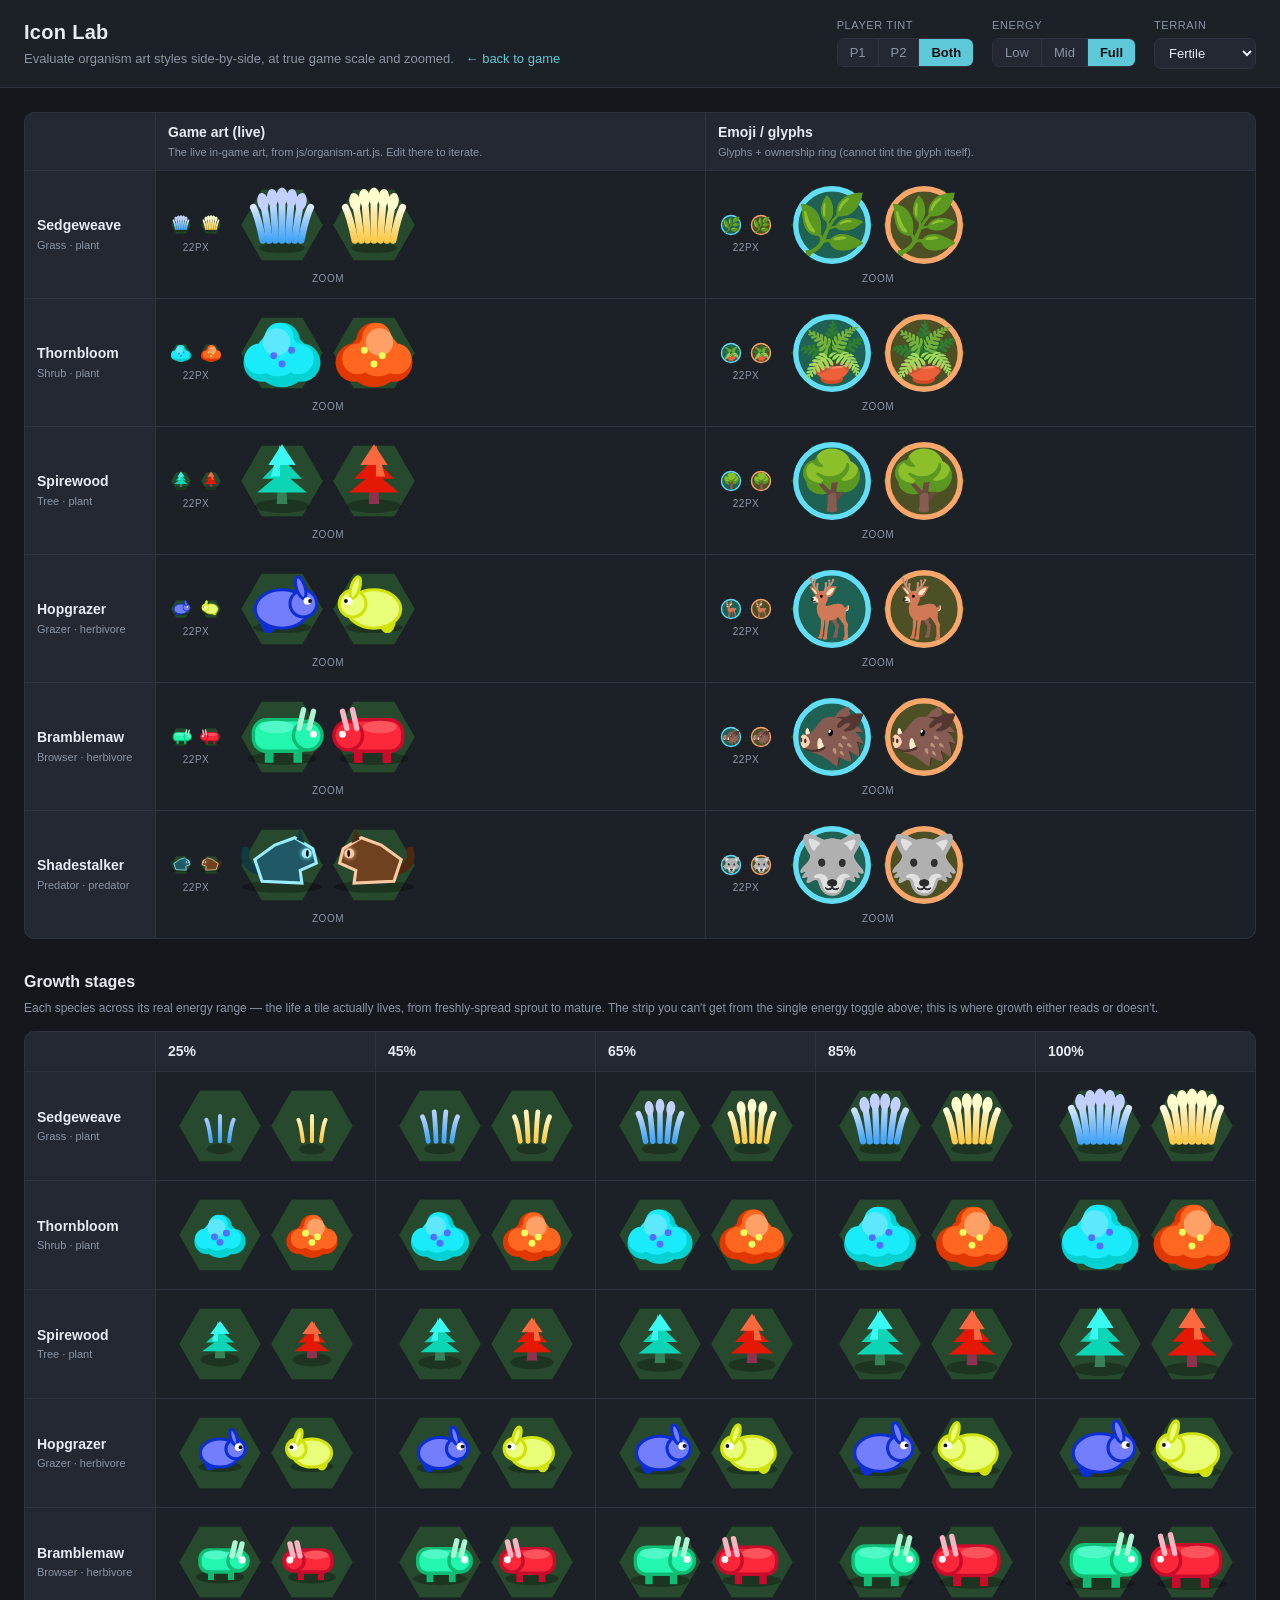
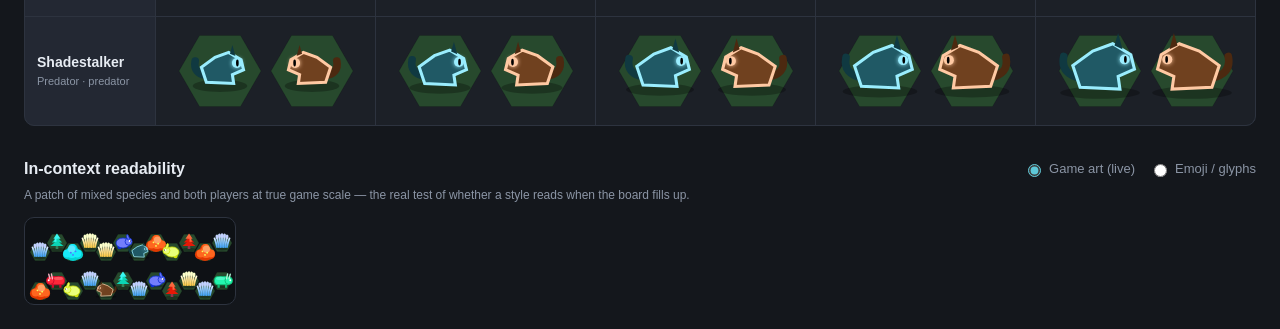
<file: lab/icons.html>
<!DOCTYPE html>
<html lang="en">
<head>
    <meta charset="UTF-8">
    <meta name="viewport" content="width=device-width, initial-scale=1.0">
    <title>Biome · Icon Lab</title>
    <link rel="stylesheet" href="icons.css">
</head>
<body>
    <header class="lab-header">
        <div>
            <h1>Icon Lab</h1>
            <p class="sub">Evaluate organism art styles side-by-side, at true game scale and zoomed.
               <a href="/">← back to game</a></p>
        </div>
        <div class="controls">
            <div class="control">
                <span class="control-label">Player tint</span>
                <div id="player" class="segmented">
                    <button data-val="1">P1</button>
                    <button data-val="2">P2</button>
                    <button data-val="both" class="on">Both</button>
                </div>
            </div>
            <div class="control">
                <span class="control-label">Energy</span>
                <div id="energy" class="segmented">
                    <button data-val="low">Low</button>
                    <button data-val="mid">Mid</button>
                    <button data-val="full" class="on">Full</button>
                </div>
            </div>
            <div class="control">
                <span class="control-label">Terrain</span>
                <select id="terrain"></select>
            </div>
        </div>
    </header>

    <main>
        <section>
            <div id="matrix" class="matrix"></div>
        </section>

        <section class="growth-section">
            <div class="board-bar">
                <h2>Growth stages</h2>
            </div>
            <p class="hint">Each species across its real energy range — the life a tile actually lives, from freshly-spread sprout to mature. The strip you can't get from the single energy toggle above; this is where growth either reads or doesn't.</p>
            <div id="growth" class="growth"></div>
        </section>

        <section class="board-section">
            <div class="board-bar">
                <h2>In-context readability</h2>
                <div id="boardstyle" class="boardstyle"></div>
            </div>
            <p class="hint">A patch of mixed species and both players at true game scale — the real test of whether a style reads when the board fills up.</p>
            <div id="board" class="board"></div>
        </section>
    </main>

    <script type="module" src="icons.js"></script>
</body>
</html>
</file>
<file: lab/icons.css>
:root {
    --bg: #14171c;
    --panel: #1c2027;
    --panel-2: #232833;
    --line: #2d333f;
    --text: #e7ecf3;
    --muted: #8b95a5;
    --accent: #5ec8d8;
    --rowhead: 130px;
}

* { box-sizing: border-box; }

body {
    margin: 0;
    background: var(--bg);
    color: var(--text);
    font: 14px/1.4 -apple-system, BlinkMacSystemFont, "Segoe UI", Roboto, sans-serif;
}

a { color: var(--accent); text-decoration: none; }
a:hover { text-decoration: underline; }

.lab-header {
    display: flex;
    justify-content: space-between;
    align-items: flex-start;
    gap: 24px;
    padding: 18px 24px;
    border-bottom: 1px solid var(--line);
    background: var(--panel);
    position: sticky;
    top: 0;
    z-index: 10;
    flex-wrap: wrap;
}
.lab-header h1 { margin: 0; font-size: 20px; letter-spacing: 0.3px; }
.sub { margin: 4px 0 0; color: var(--muted); font-size: 13px; }
.sub a { margin-left: 8px; }

.controls { display: flex; gap: 18px; flex-wrap: wrap; }
.control { display: flex; flex-direction: column; gap: 5px; }
.control-label { font-size: 11px; text-transform: uppercase; letter-spacing: 0.6px; color: var(--muted); }

.segmented { display: inline-flex; border: 1px solid var(--line); border-radius: 7px; overflow: hidden; }
.segmented button {
    background: var(--panel-2);
    color: var(--muted);
    border: none;
    padding: 6px 12px;
    font-size: 13px;
    cursor: pointer;
    border-right: 1px solid var(--line);
}
.segmented button:last-child { border-right: none; }
.segmented button.on { background: var(--accent); color: #0c1013; font-weight: 600; }

select {
    background: var(--panel-2);
    color: var(--text);
    border: 1px solid var(--line);
    border-radius: 7px;
    padding: 6px 10px;
    font-size: 13px;
}

main { padding: 24px; max-width: 1400px; }

.matrix {
    display: grid;
    gap: 1px;
    background: var(--line);
    border: 1px solid var(--line);
    border-radius: 10px;
    overflow: hidden;
}
.matrix > div { background: var(--panel); }

.corner { background: var(--panel-2) !important; }

.colhead {
    background: var(--panel-2) !important;
    padding: 10px 12px;
    display: flex;
    flex-direction: column;
    gap: 2px;
    justify-content: center;
}
.colhead-label { font-weight: 600; font-size: 14px; }
.colhead-note { font-size: 11px; color: var(--muted); }

.rowhead {
    background: var(--panel-2) !important;
    padding: 10px 12px;
    display: flex;
    flex-direction: column;
    justify-content: center;
    gap: 2px;
}
.rowhead-name { font-weight: 600; }
.rowhead-role { font-size: 11px; color: var(--muted); }

.cell {
    display: flex;
    align-items: center;
    gap: 18px;
    padding: 12px 14px;
}

.viewgroup { display: flex; flex-direction: column; align-items: center; gap: 5px; }
.icons { display: flex; gap: 8px; align-items: center; }
.caption { font-size: 10px; color: var(--muted); text-transform: uppercase; letter-spacing: 0.5px; }

.icon { position: relative; }
.icon .layer { position: absolute; left: 0; top: 0; }

/* ---- growth strip ---- */
.growth-section { margin-top: 32px; }
.growth {
    display: grid;
    gap: 1px;
    background: var(--line);
    border: 1px solid var(--line);
    border-radius: 10px;
    overflow: hidden;
}
.growth > div { background: var(--panel); }
.growth .cell { justify-content: center; }

/* ---- mock board ---- */
.board-section { margin-top: 32px; }
.board-bar { display: flex; align-items: center; justify-content: space-between; gap: 16px; flex-wrap: wrap; }
.board-bar h2 { margin: 0; font-size: 16px; }
.boardstyle { display: flex; gap: 14px; flex-wrap: wrap; }
.boardstyle label { font-size: 13px; color: var(--muted); cursor: pointer; display: inline-flex; align-items: center; gap: 5px; }
.boardstyle input { accent-color: var(--accent); }
.hint { color: var(--muted); font-size: 12px; margin: 6px 0 14px; }

.board {
    position: relative;
    background: #0e1115;
    border: 1px solid var(--line);
    border-radius: 10px;
    overflow: hidden;
}
</file>
